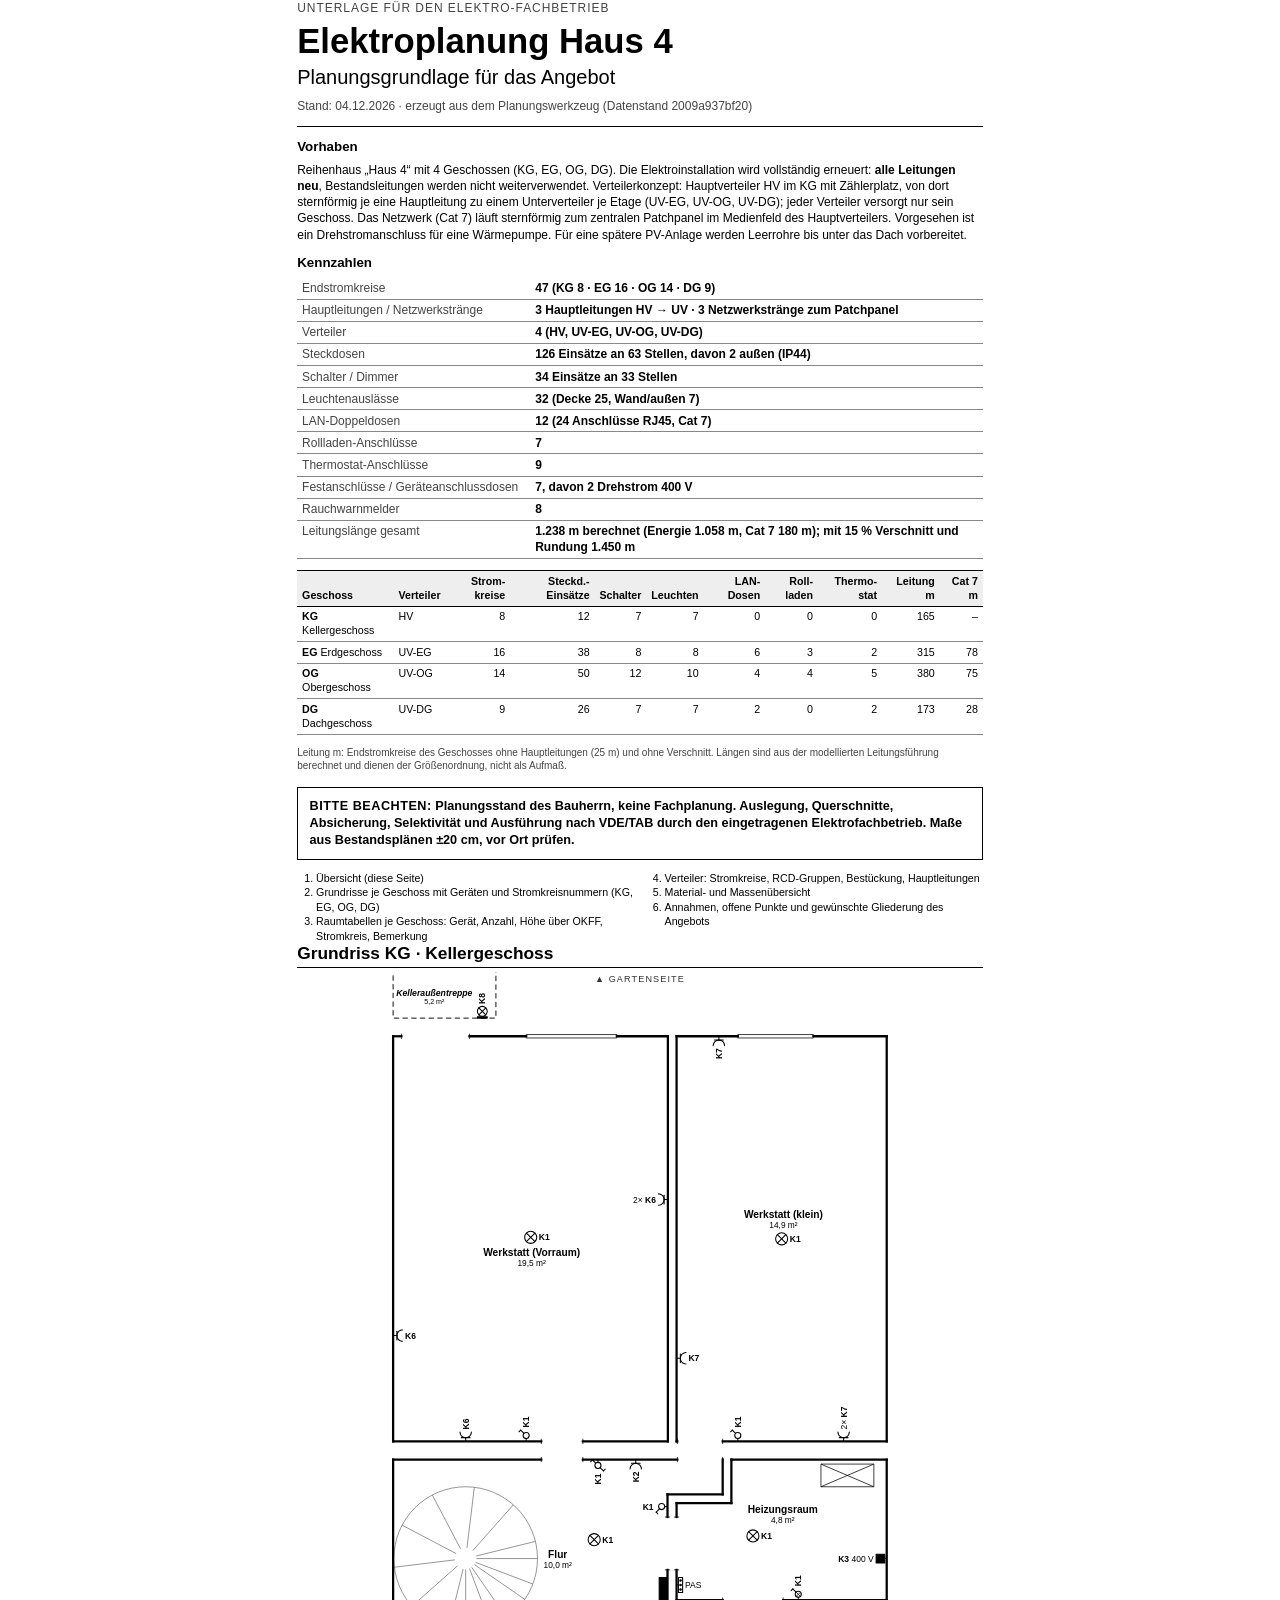
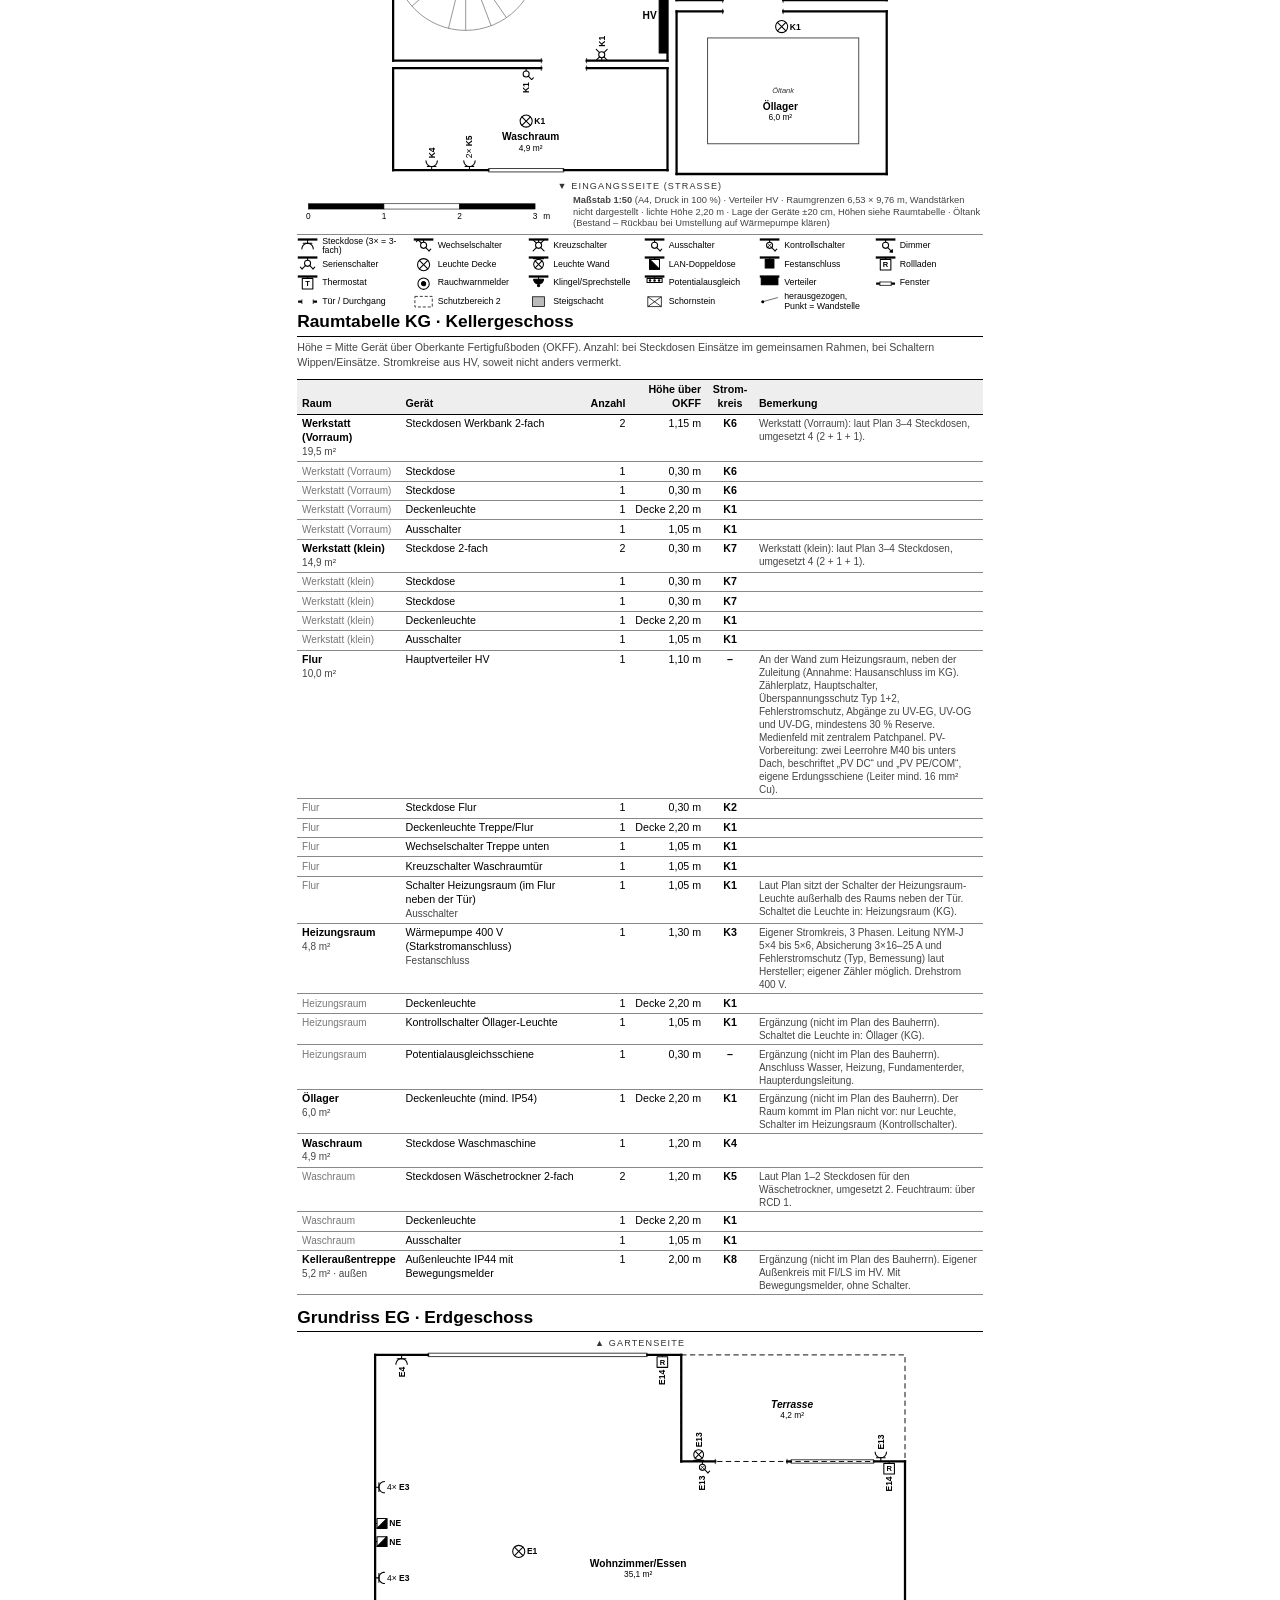
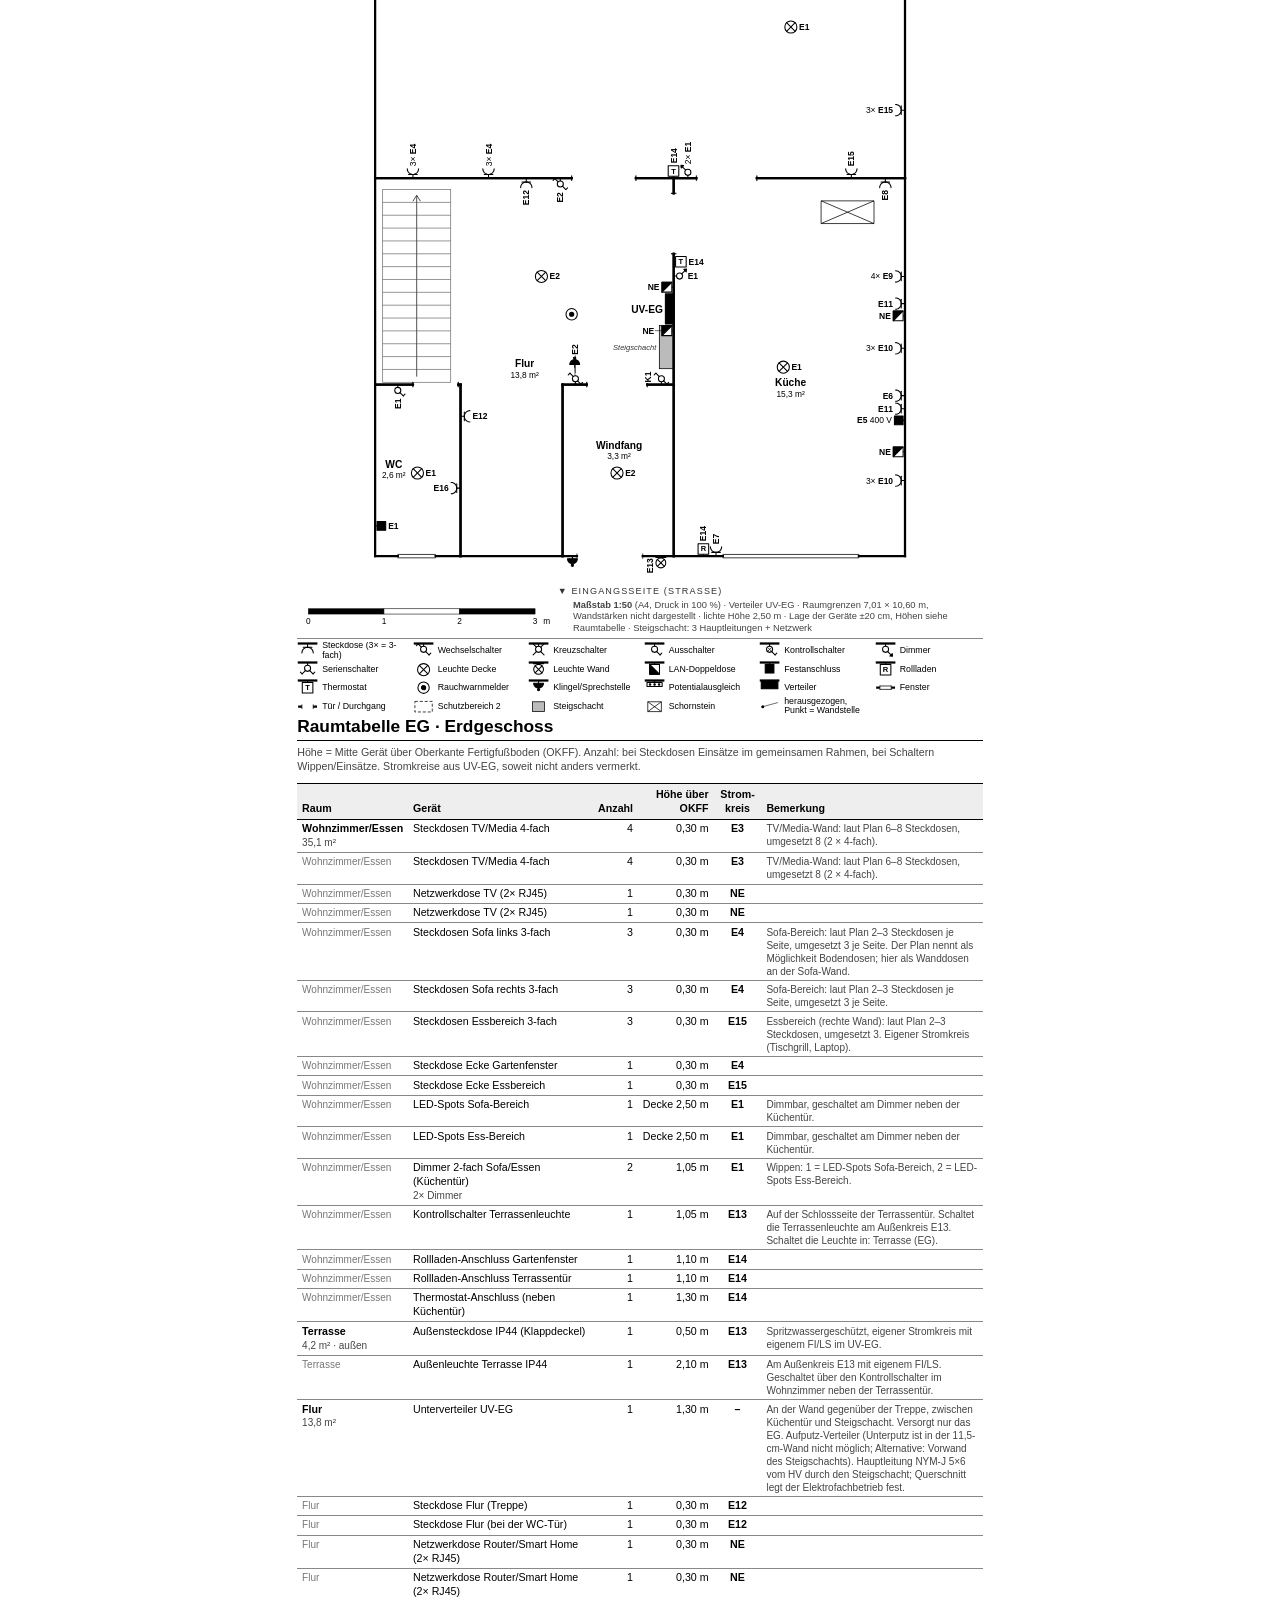
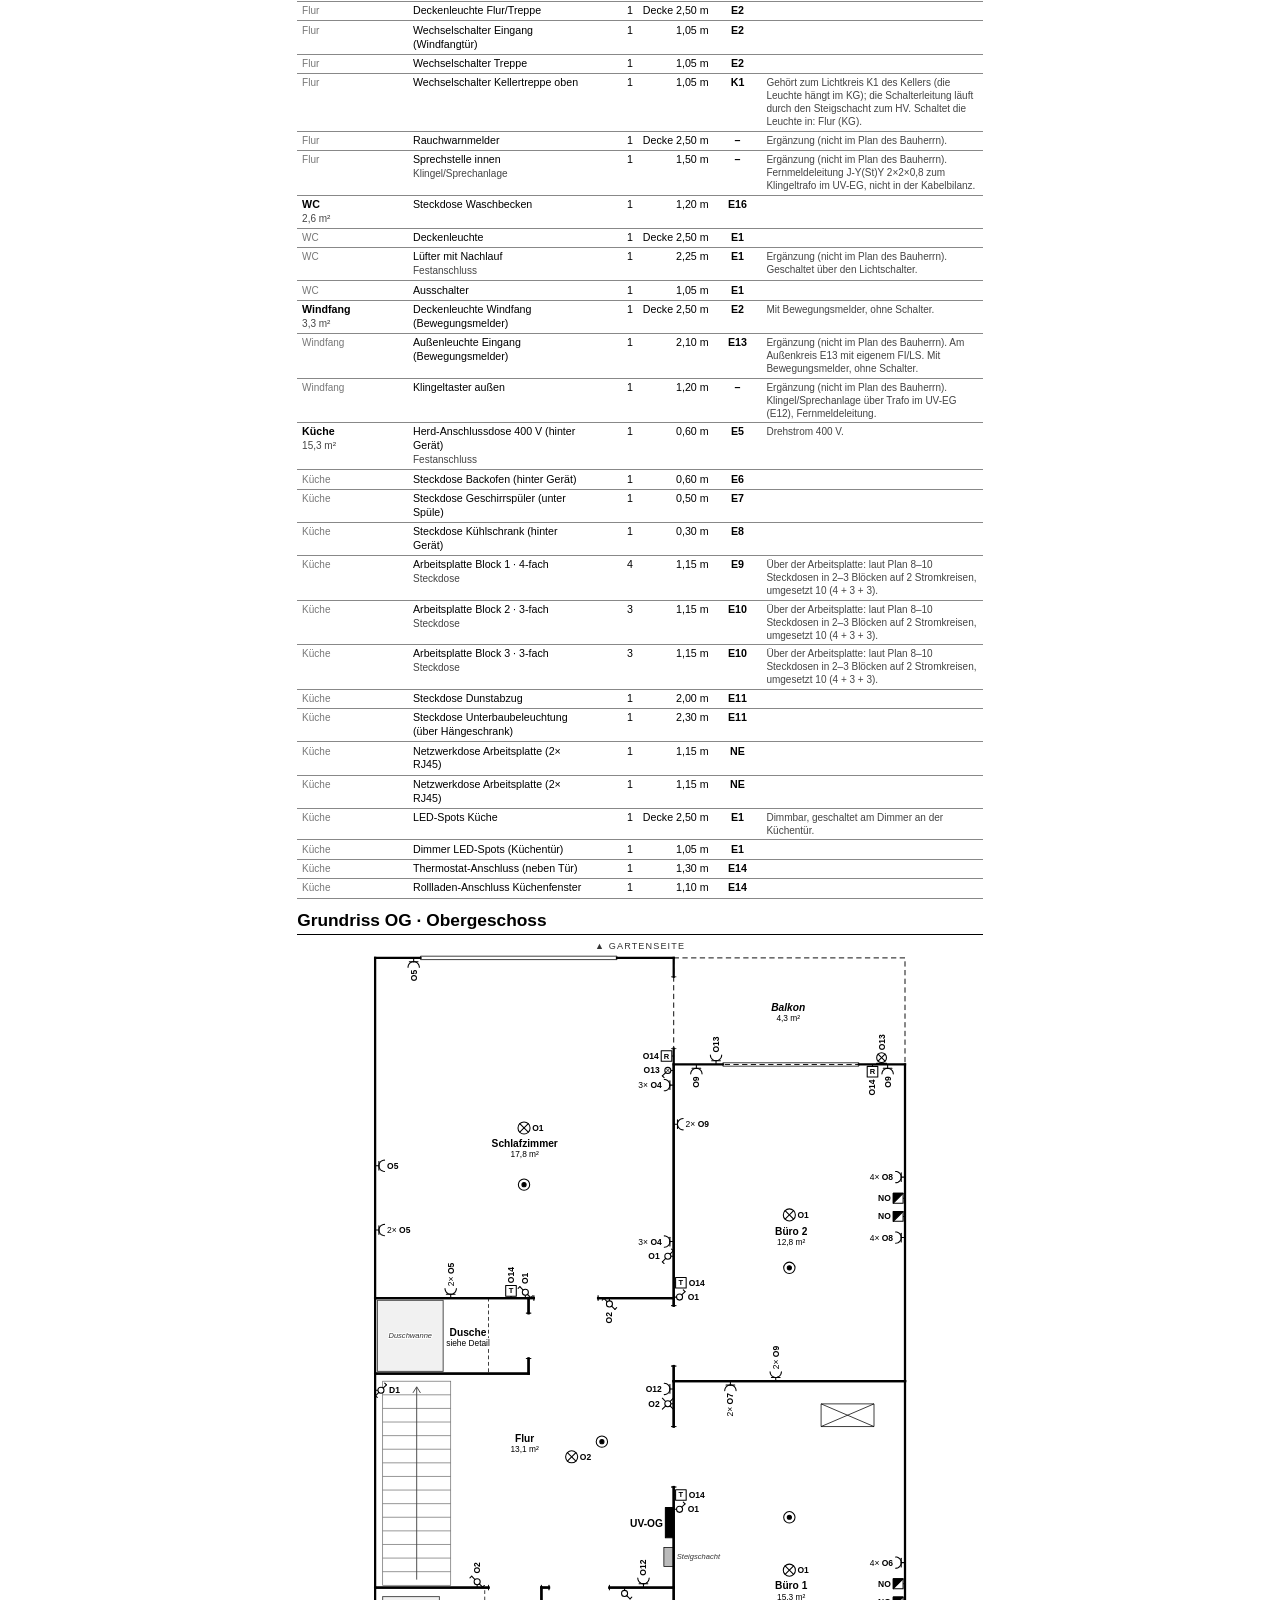
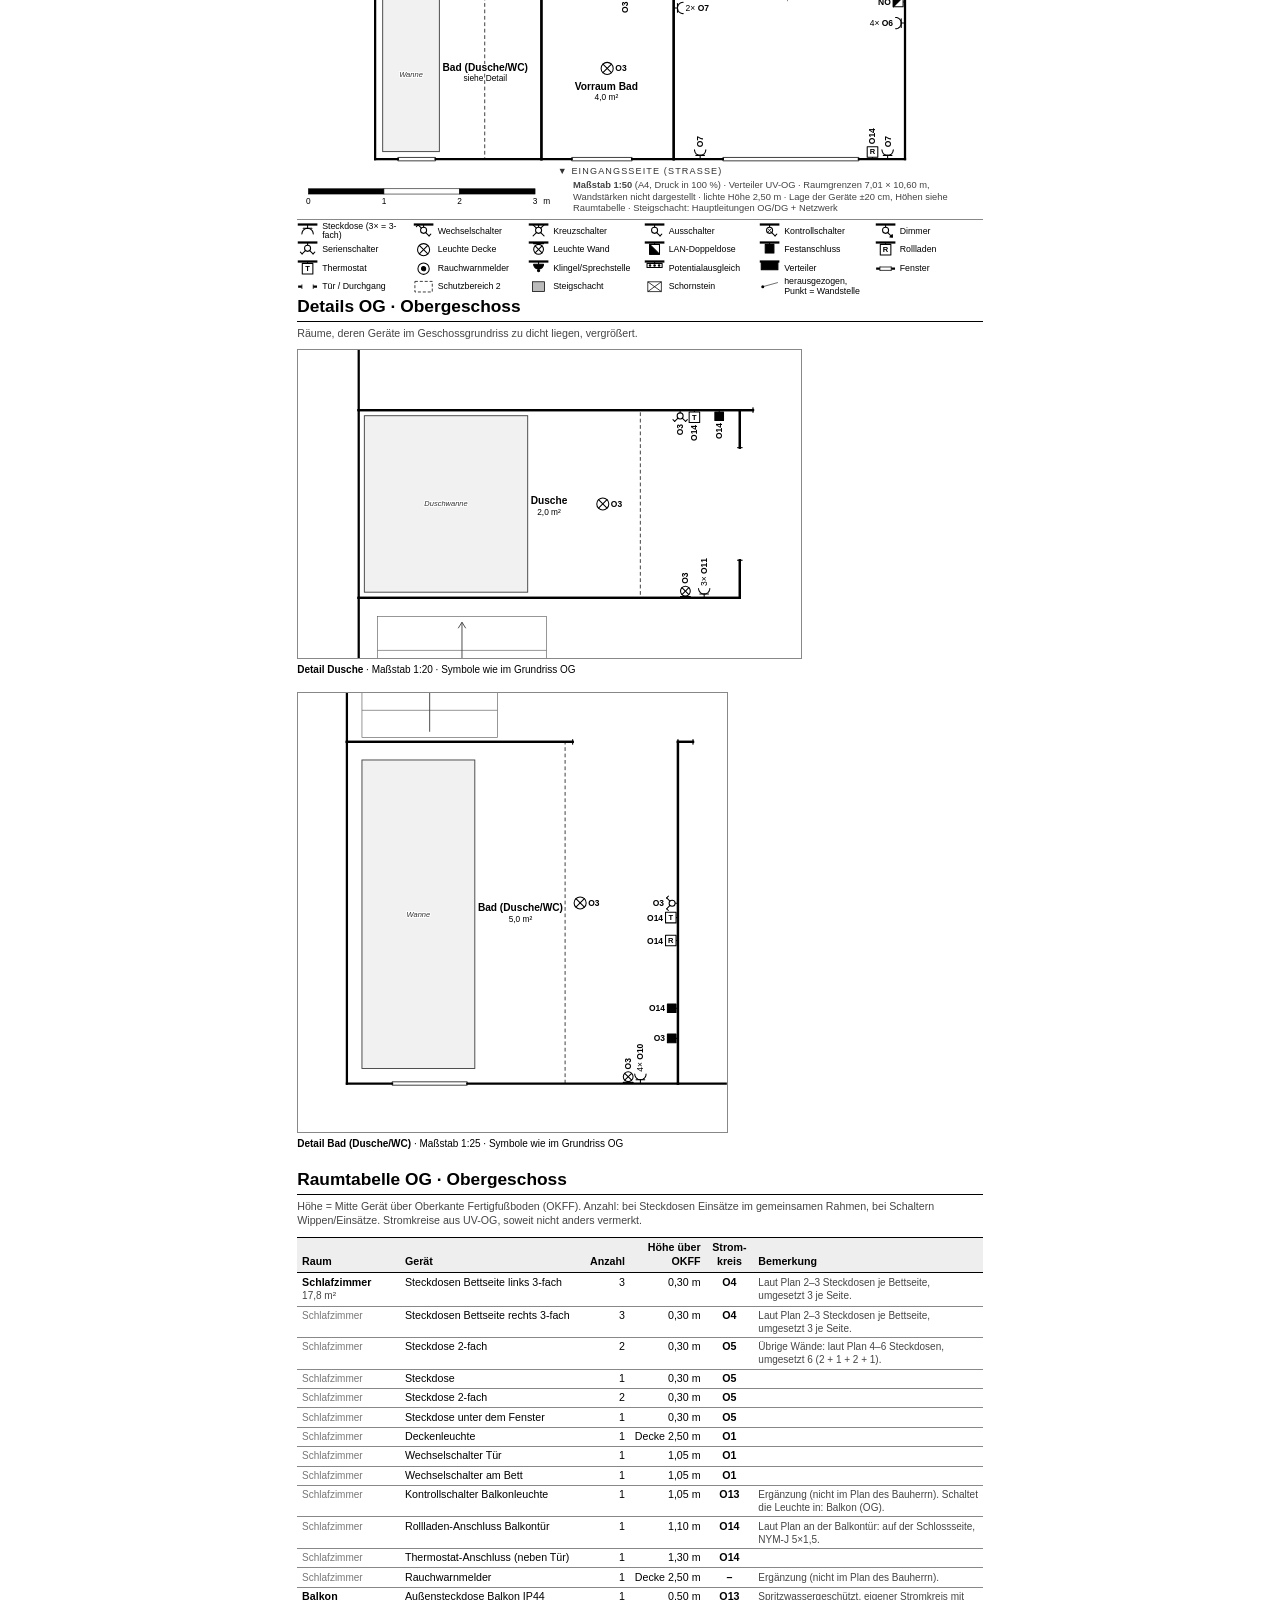
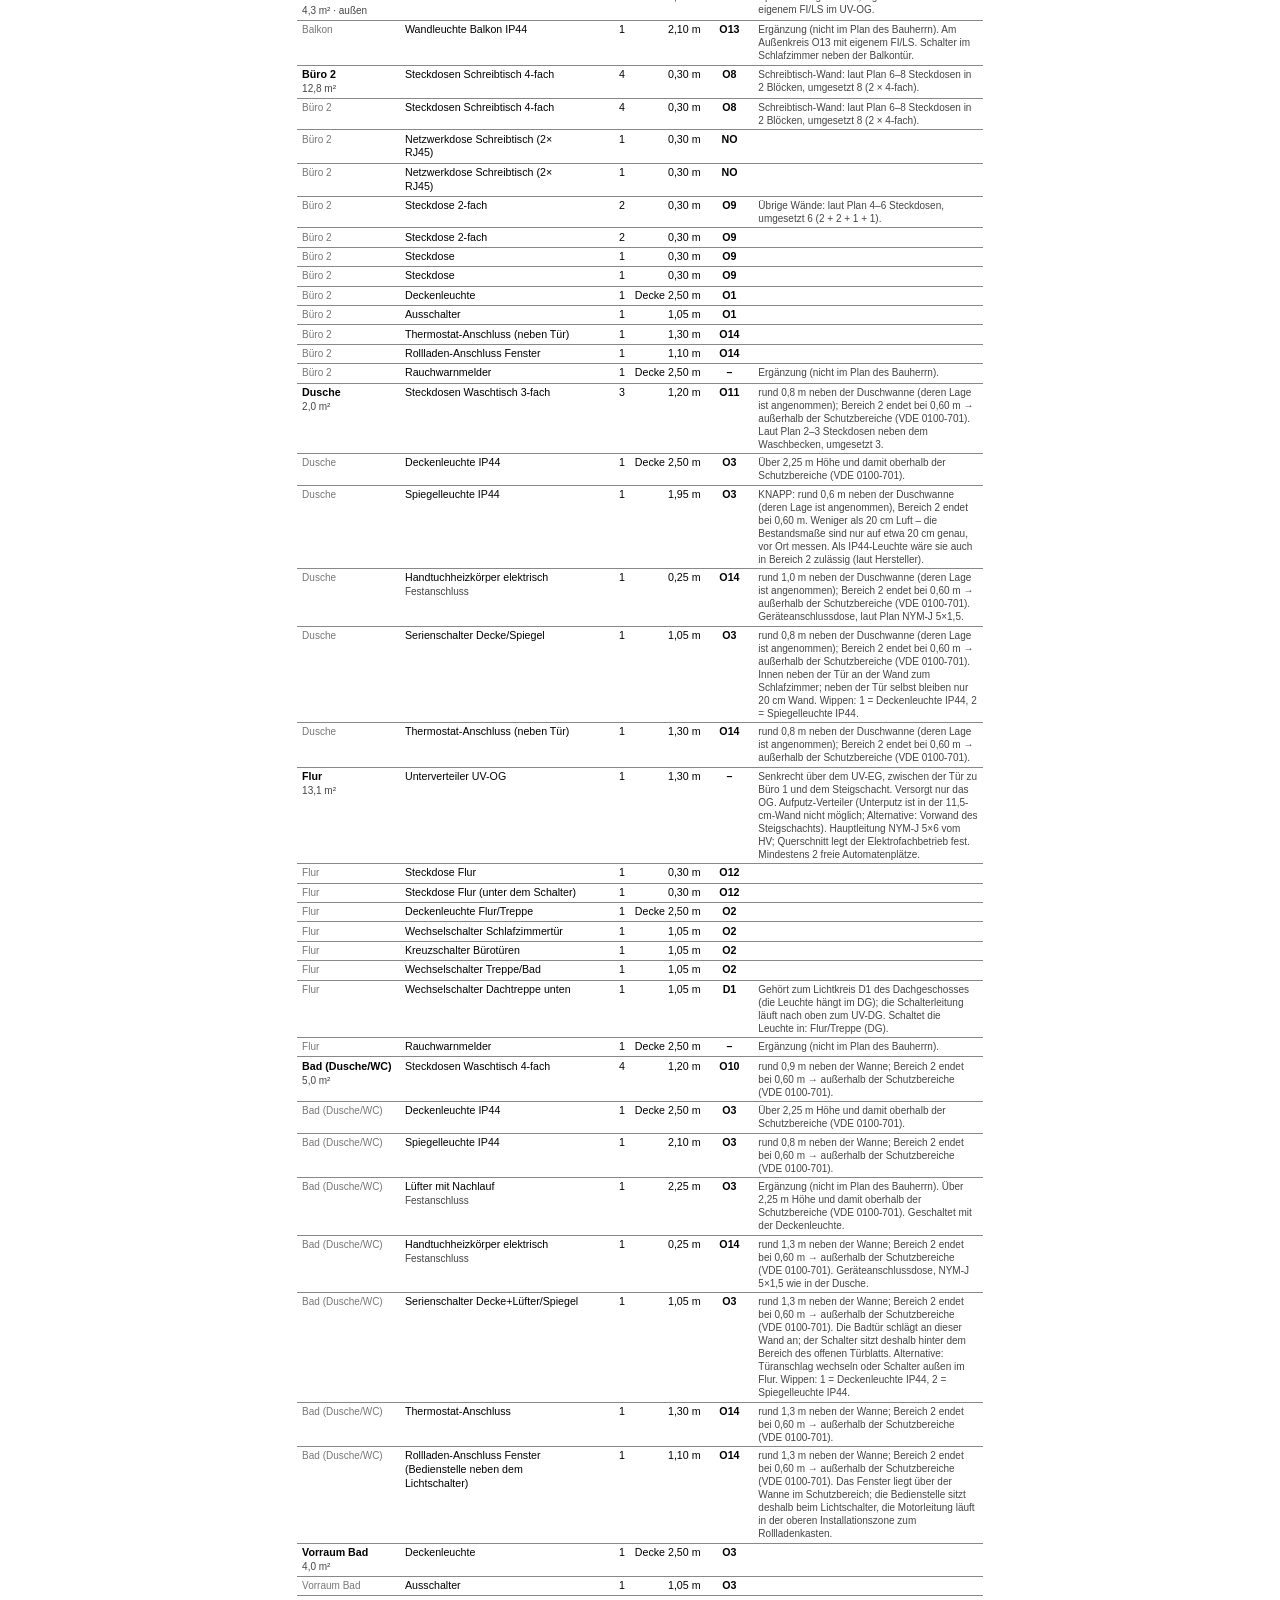
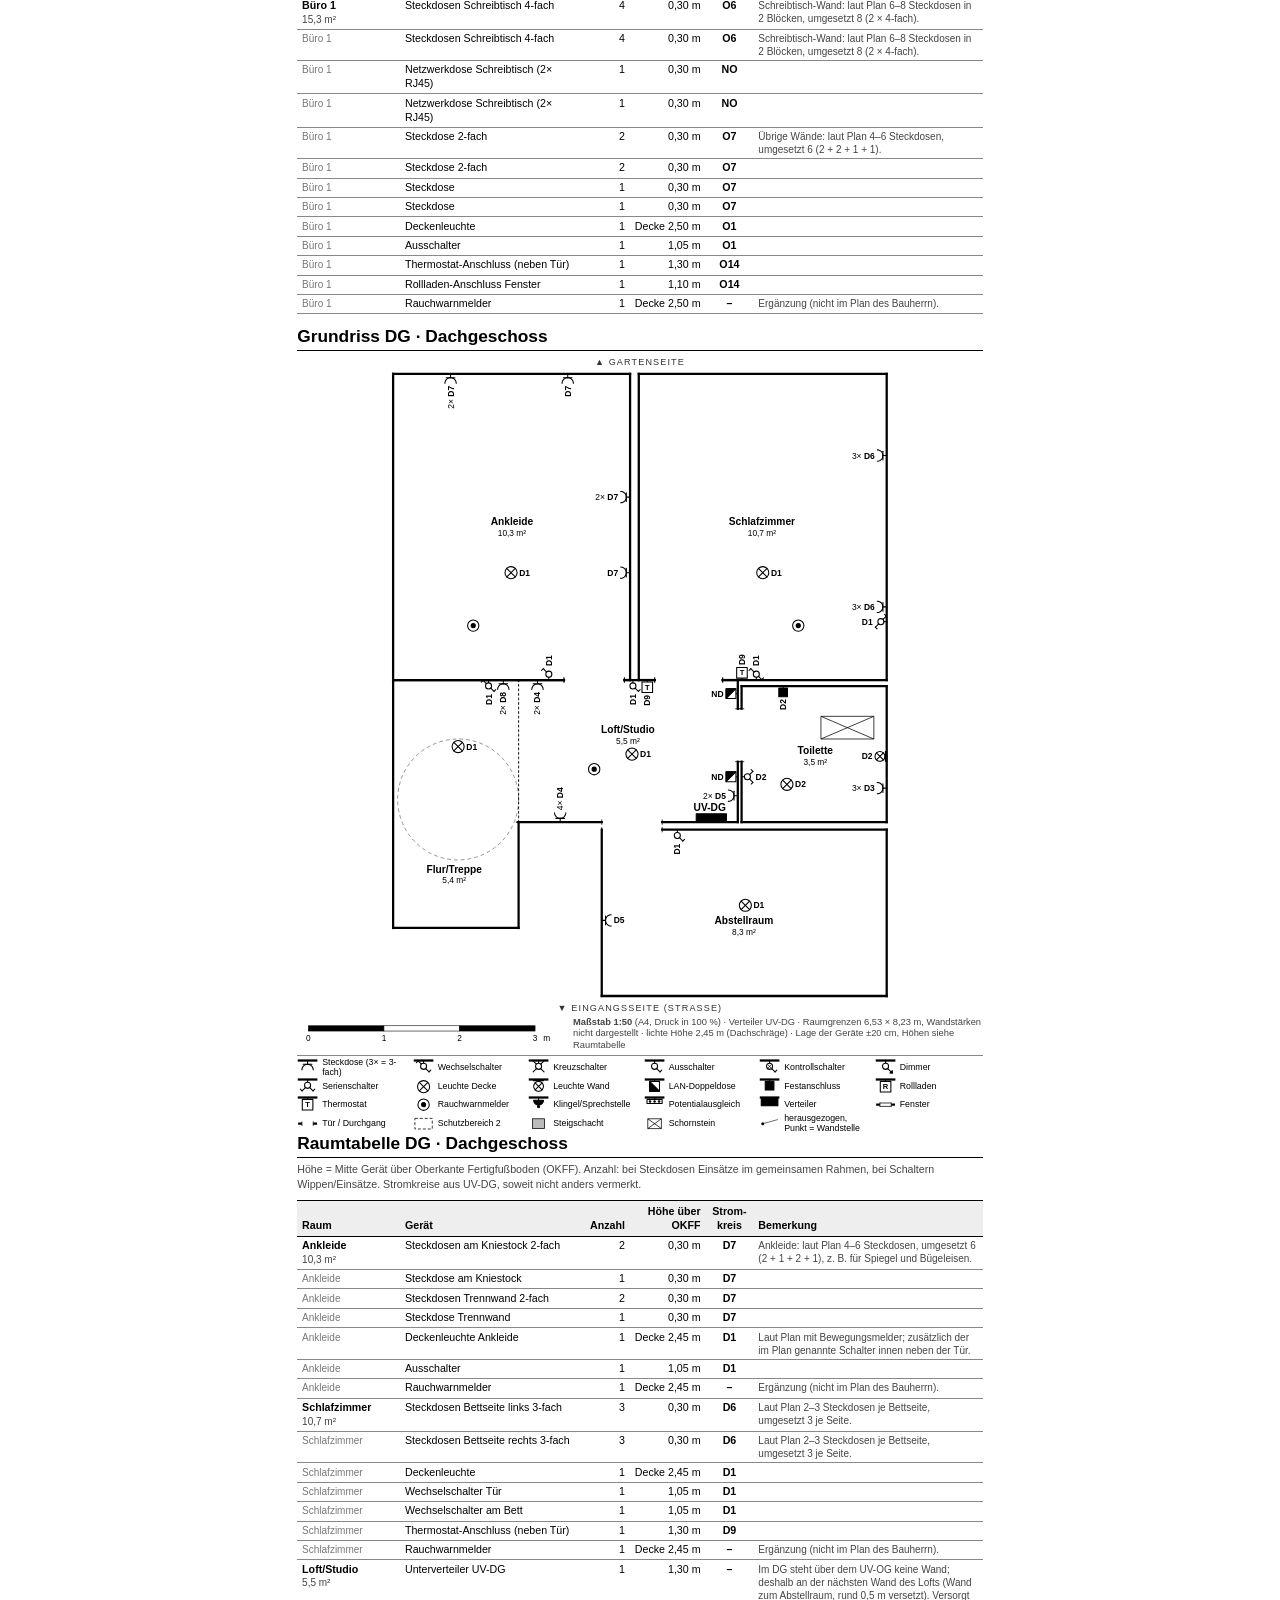
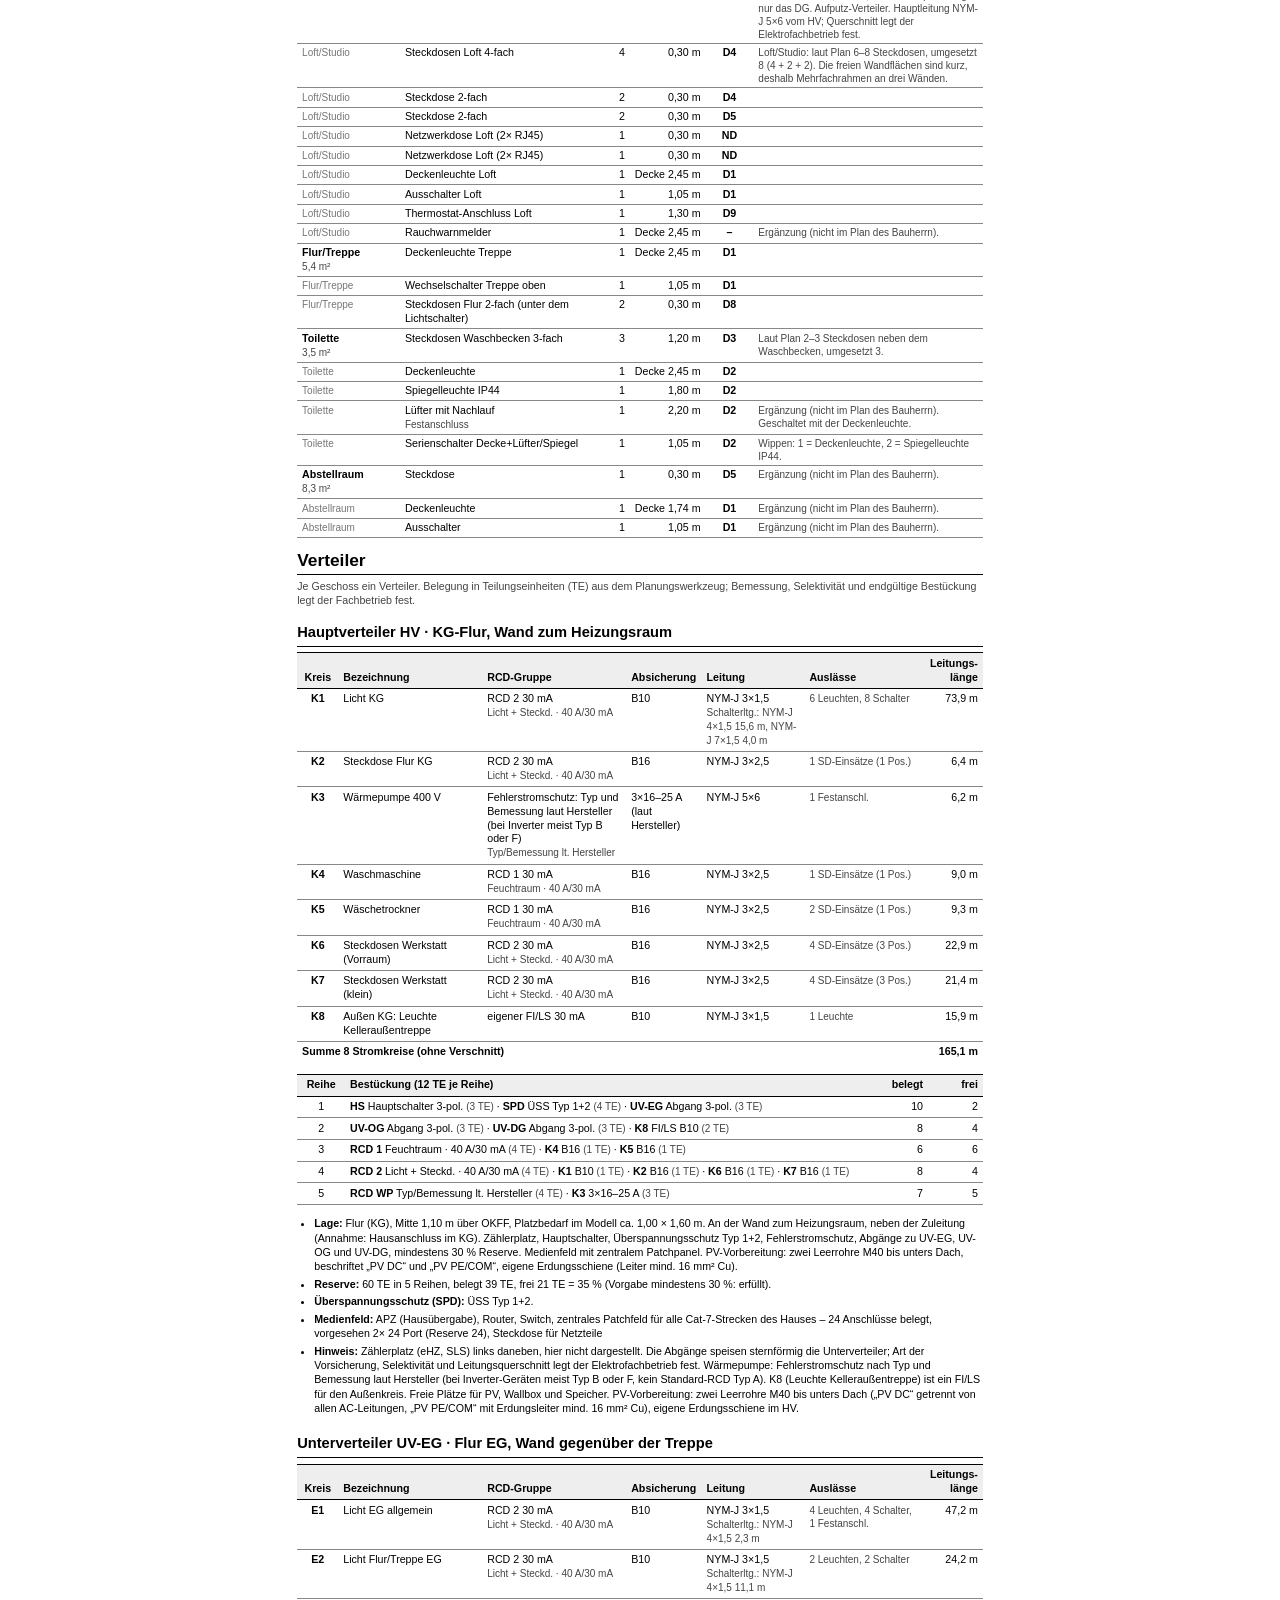
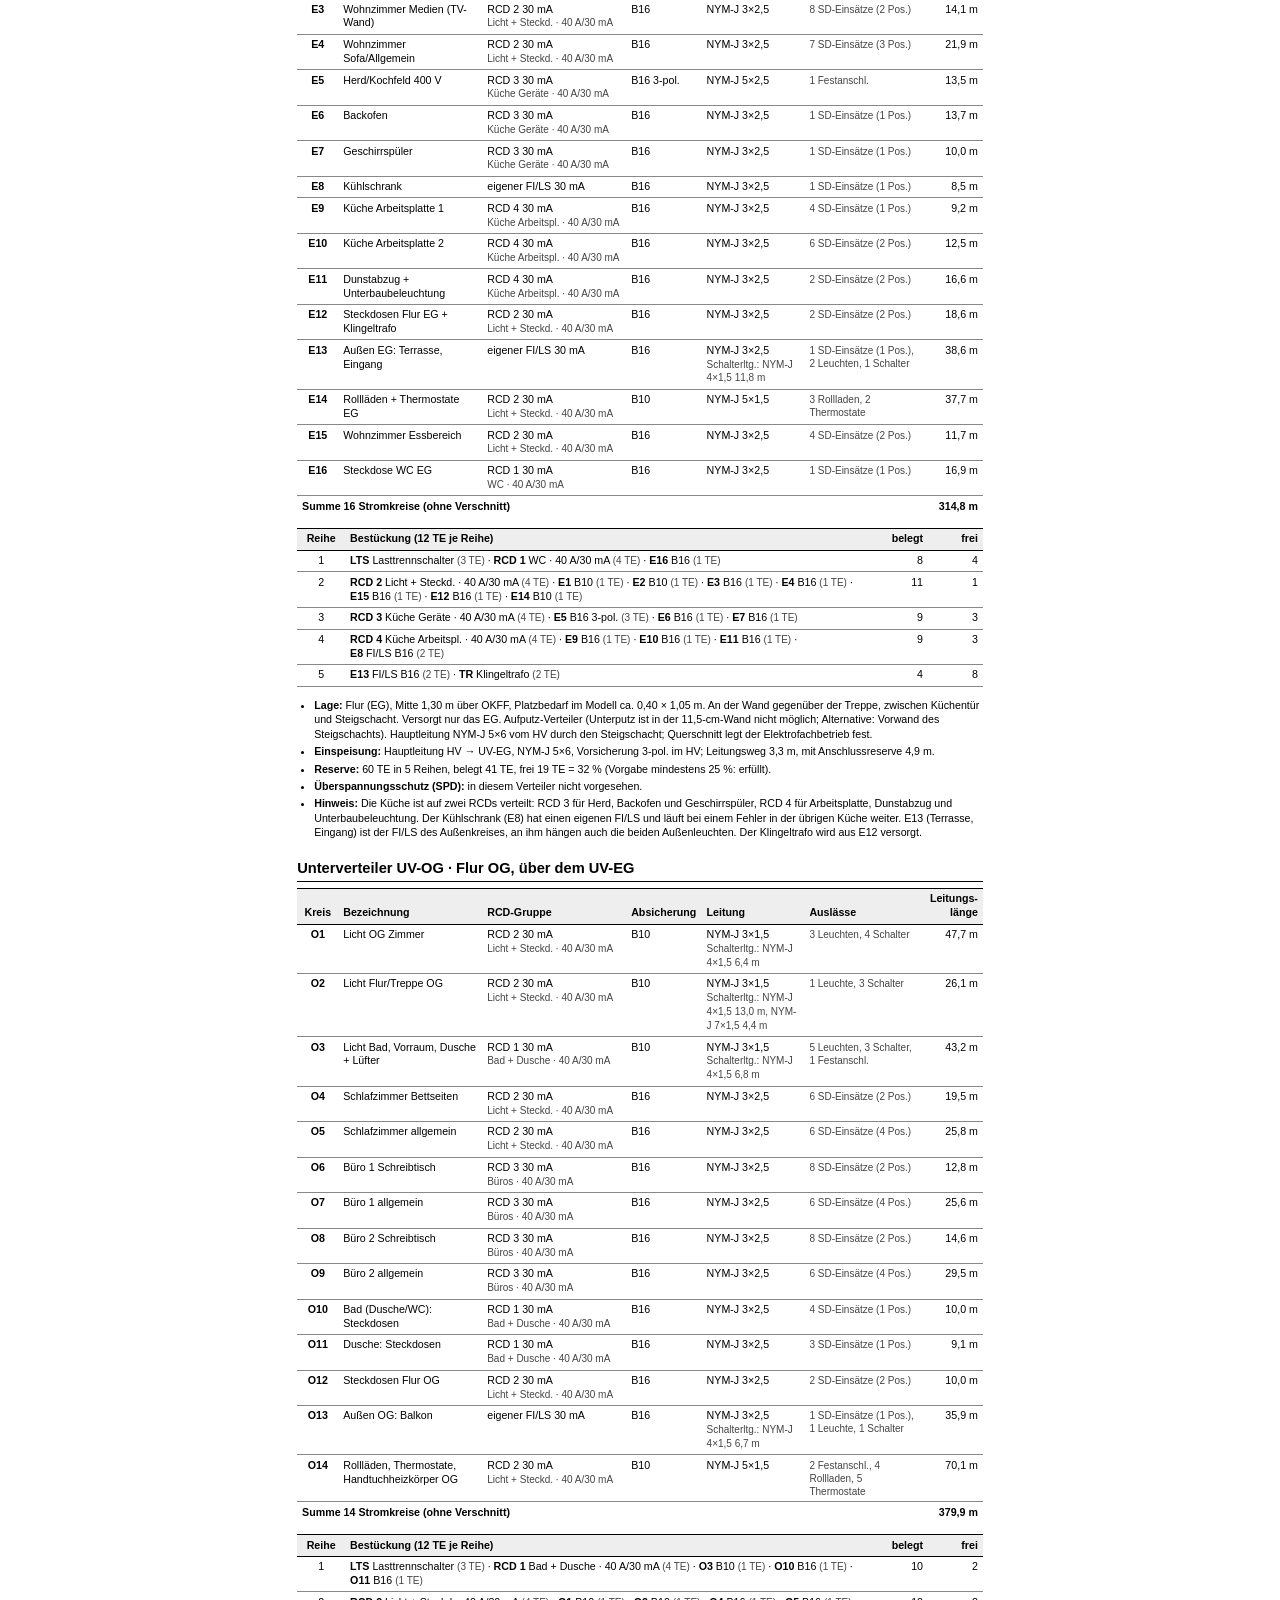
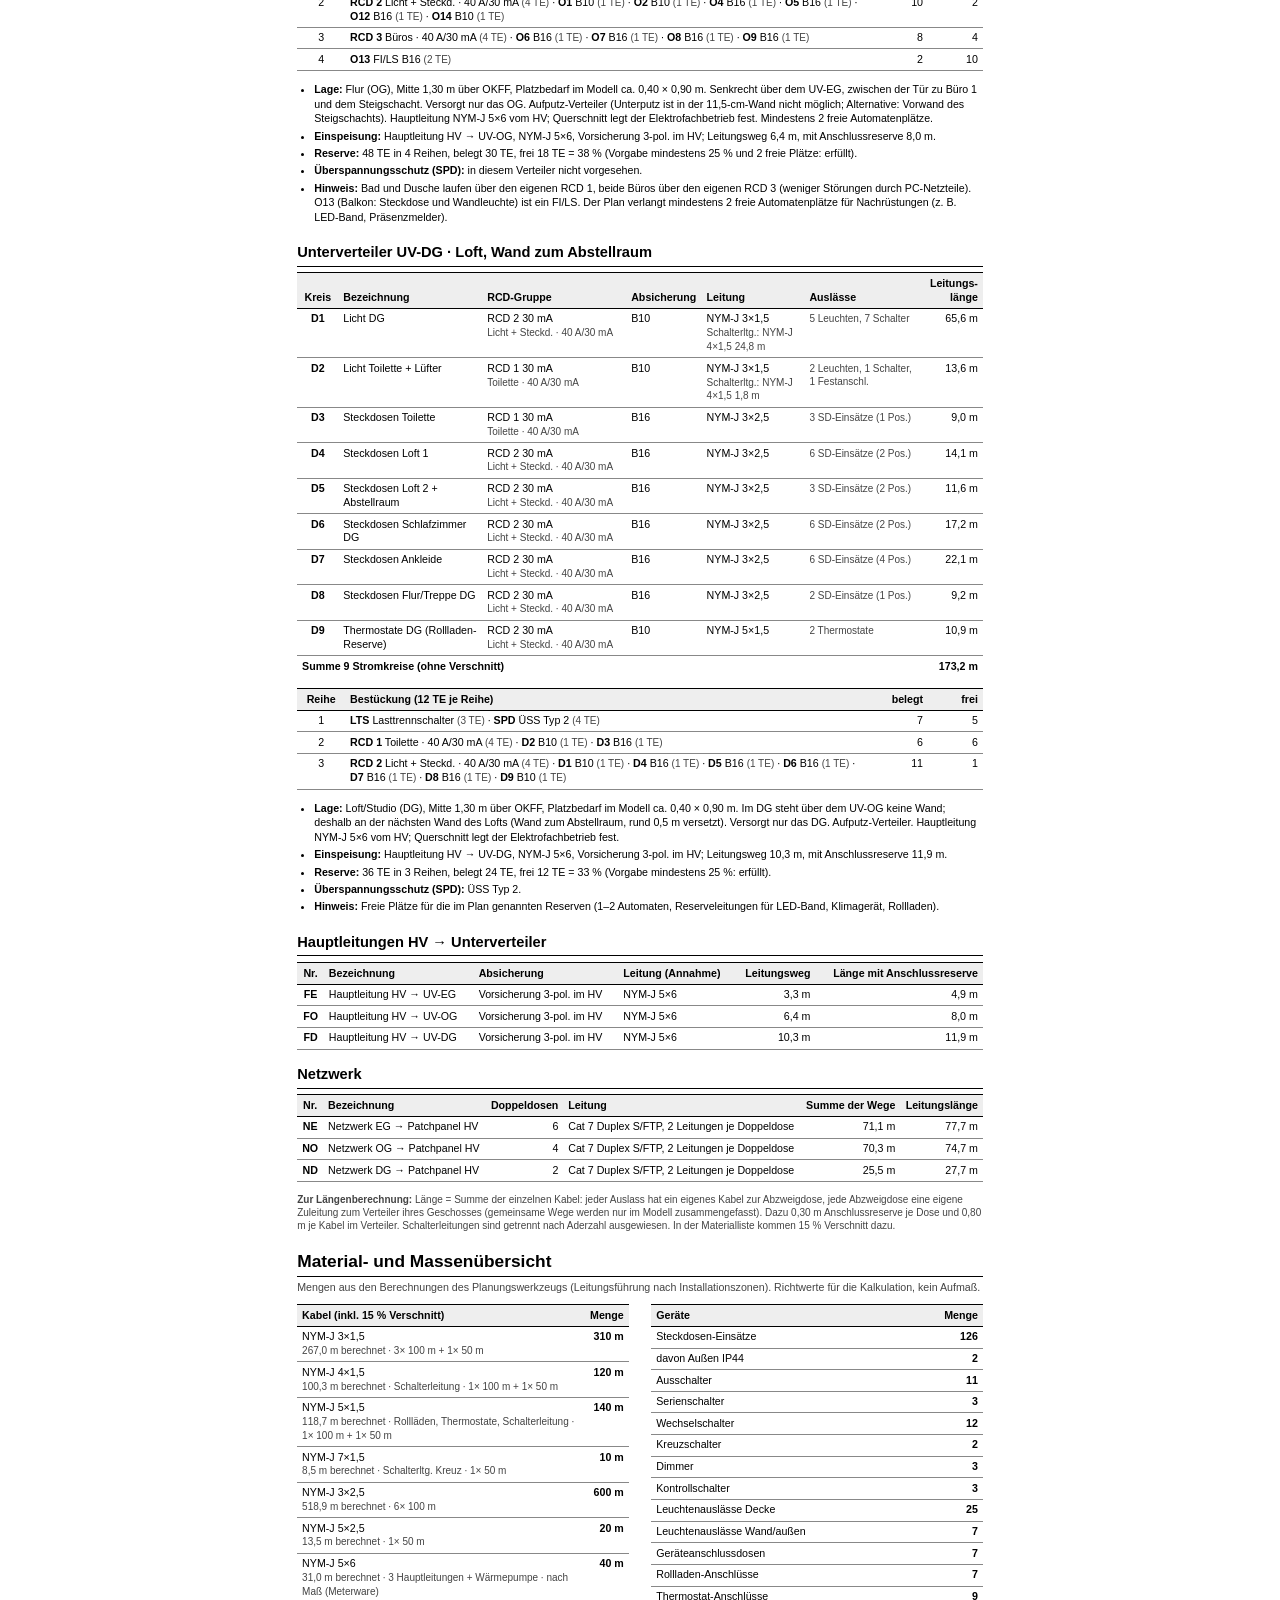
<file: tools/report.html>
<!doctype html>
<html lang="de">
<head>
<meta charset="utf-8">
<title>Elektroplanung Haus 4 – Bericht wird aufgebaut</title>
<link rel="stylesheet" href="report.css">
</head>
<body>
<!-- Wird nicht direkt geöffnet, sondern von tools/elektriker-pdf.mjs über einen lokalen Server geladen und gedruckt.
     Alle Inhalte entstehen zur Laufzeit aus den Daten in ../index.html (siehe report/quelle.js). -->
<main id="report"></main>
<script type="module" src="report/main.js"></script>
</body>
</html>
</file>
<file: tools/report.css>
/* Druckvorlage für den Elektriker-Bericht: A4, schwarz auf weiß, nüchtern.
   Seitenränder, Kopf- und Fußzeile (@page) setzt report/main.js, weil sie Stand und Titel enthalten. */
:root { --ink: #000; --muted: #444; --rule: #888; --font: "Liberation Sans", Arial, Helvetica, sans-serif; }
*, *::before, *::after { box-sizing: border-box; }
html { -webkit-print-color-adjust: exact; print-color-adjust: exact; }
body { margin: 0; background: #fff; color: var(--ink); font: 9pt/1.35 var(--font); }
#report { margin: 0 auto; }

h1 { font-size: 26pt; line-height: 1.1; margin: 0; }
h2 { font-size: 13pt; line-height: 1.2; margin: 0 0 1mm; padding-bottom: 1mm; border-bottom: 0.5mm solid var(--ink); break-after: avoid; }
h3 { font-size: 10pt; margin: 4mm 0 1.5mm; break-after: avoid; }
p { margin: 0 0 2mm; }
.small { font-size: 7.5pt; line-height: 1.3; color: var(--muted); }
.muted { color: var(--muted); }
.sub { font-size: 8pt; color: var(--muted); margin: 0 0 2.5mm; }

section { break-before: page; }
section.cover { break-before: auto; }
.kicker { font-size: 9pt; letter-spacing: 0.08em; text-transform: uppercase; color: var(--muted); margin: 0 0 1.5mm; }
.subtitle { font-size: 15pt; margin: 1mm 0 2mm; }
.meta { font-size: 9pt; color: var(--muted); padding-bottom: 3mm; border-bottom: 0.5mm solid var(--ink); }
.disclaimer { border: 0.5mm solid var(--ink); padding: 2.5mm 3mm; margin: 4mm 0 2mm; font-size: 9.5pt; font-weight: 700; break-inside: avoid; }
.disclaimer b { text-transform: uppercase; letter-spacing: 0.04em; }
.toc { margin: 3mm 0 0; padding-left: 5mm; columns: 2; column-gap: 8mm; font-size: 8pt; }
.cover h3 { margin-top: 3mm; }
.cover table.kv th, .cover table.kv td { padding-top: 0.65mm; padding-bottom: 0.65mm; }

table { border-collapse: collapse; width: 100%; margin: 0 0 3mm; }
thead { display: table-header-group; }
tfoot { display: table-row-group; }
tr { break-inside: avoid; }
th, td { text-align: left; vertical-align: top; padding: 0.9mm 1.3mm; }
table.grid { font-size: 8pt; line-height: 1.3; }
table.grid th { font-weight: 700; border-top: 0.35mm solid var(--ink); border-bottom: 0.35mm solid var(--ink); background: #eee; vertical-align: bottom; }
table.grid td { border-bottom: 0.15mm solid var(--rule); }
table.grid tfoot td { font-weight: 700; border-top: 0.35mm solid var(--ink); border-bottom: 0; }
table.grid.compact { margin-top: 3mm; }
.n { text-align: right; white-space: nowrap; }
.c { text-align: center; white-space: nowrap; }
th.n, th.c { white-space: normal; }
table.kv th { width: 34%; font-weight: 400; color: var(--muted); border-bottom: 0.15mm solid var(--rule); }
table.kv td { font-weight: 700; border-bottom: 0.15mm solid var(--rule); }

table.rooms tr.first td { border-top: 0.3mm solid var(--ink); }
table.rooms td { padding-top: 0.6mm; padding-bottom: 0.6mm; }
table.rooms .rep { color: #777; font-size: 7.5pt; }

/* Grundriss-Seite: alles auf einer Seite halten */
.planpage { break-inside: avoid; }
.planwrap { display: flex; justify-content: center; }
svg.plan { display: block; }
svg .halo { paint-order: stroke; stroke: #fff; stroke-width: 0.55px; stroke-linejoin: round; }
.plancap { display: flex; align-items: center; gap: 3mm; font-size: 7pt; line-height: 1.25; color: var(--muted); margin: 0.5mm 0 1mm; min-height: 6mm; }
.plancap svg { flex: none; }
.legend { display: grid; grid-template-columns: repeat(6, 1fr); gap: 0 2mm; border-top: 0.2mm solid var(--rule); padding-top: 0.6mm; font-size: 6.6pt; line-height: 1.1; }
.legend .leg { display: flex; align-items: center; gap: 1mm; height: 4.9mm; overflow: hidden; }
.details { display: flex; flex-wrap: wrap; gap: 4mm 8mm; margin-bottom: 5mm; }
figure.detail { margin: 0; break-inside: avoid; }
figure.detail svg { border: 0.2mm solid var(--rule); }
figure.detail figcaption { font-size: 7.5pt; margin-top: 1mm; }
.legend .ico { flex: none; }

.dist { margin-bottom: 5mm; }
.dist h3 { font-size: 11pt; border-bottom: 0.25mm solid var(--ink); padding-bottom: 0.8mm; }
.dist .mod { white-space: nowrap; }
ul.facts { margin: 0; padding-left: 4.5mm; font-size: 8pt; }
ul.facts li { margin-bottom: 0.8mm; }

.matcols { columns: 2; column-gap: 6mm; }
.matgroup { break-inside: avoid; }

.notes ol, .notes ul { margin: 0 0 2mm; padding-left: 5mm; }
.notes li { margin-bottom: 1.3mm; }
.notes ol > li { break-inside: avoid; }
.openbox { border: 0.3mm solid var(--ink); padding: 2.5mm 3mm; margin: 3mm 0; }
.openbox ul { margin-top: 1mm; }
</file>
